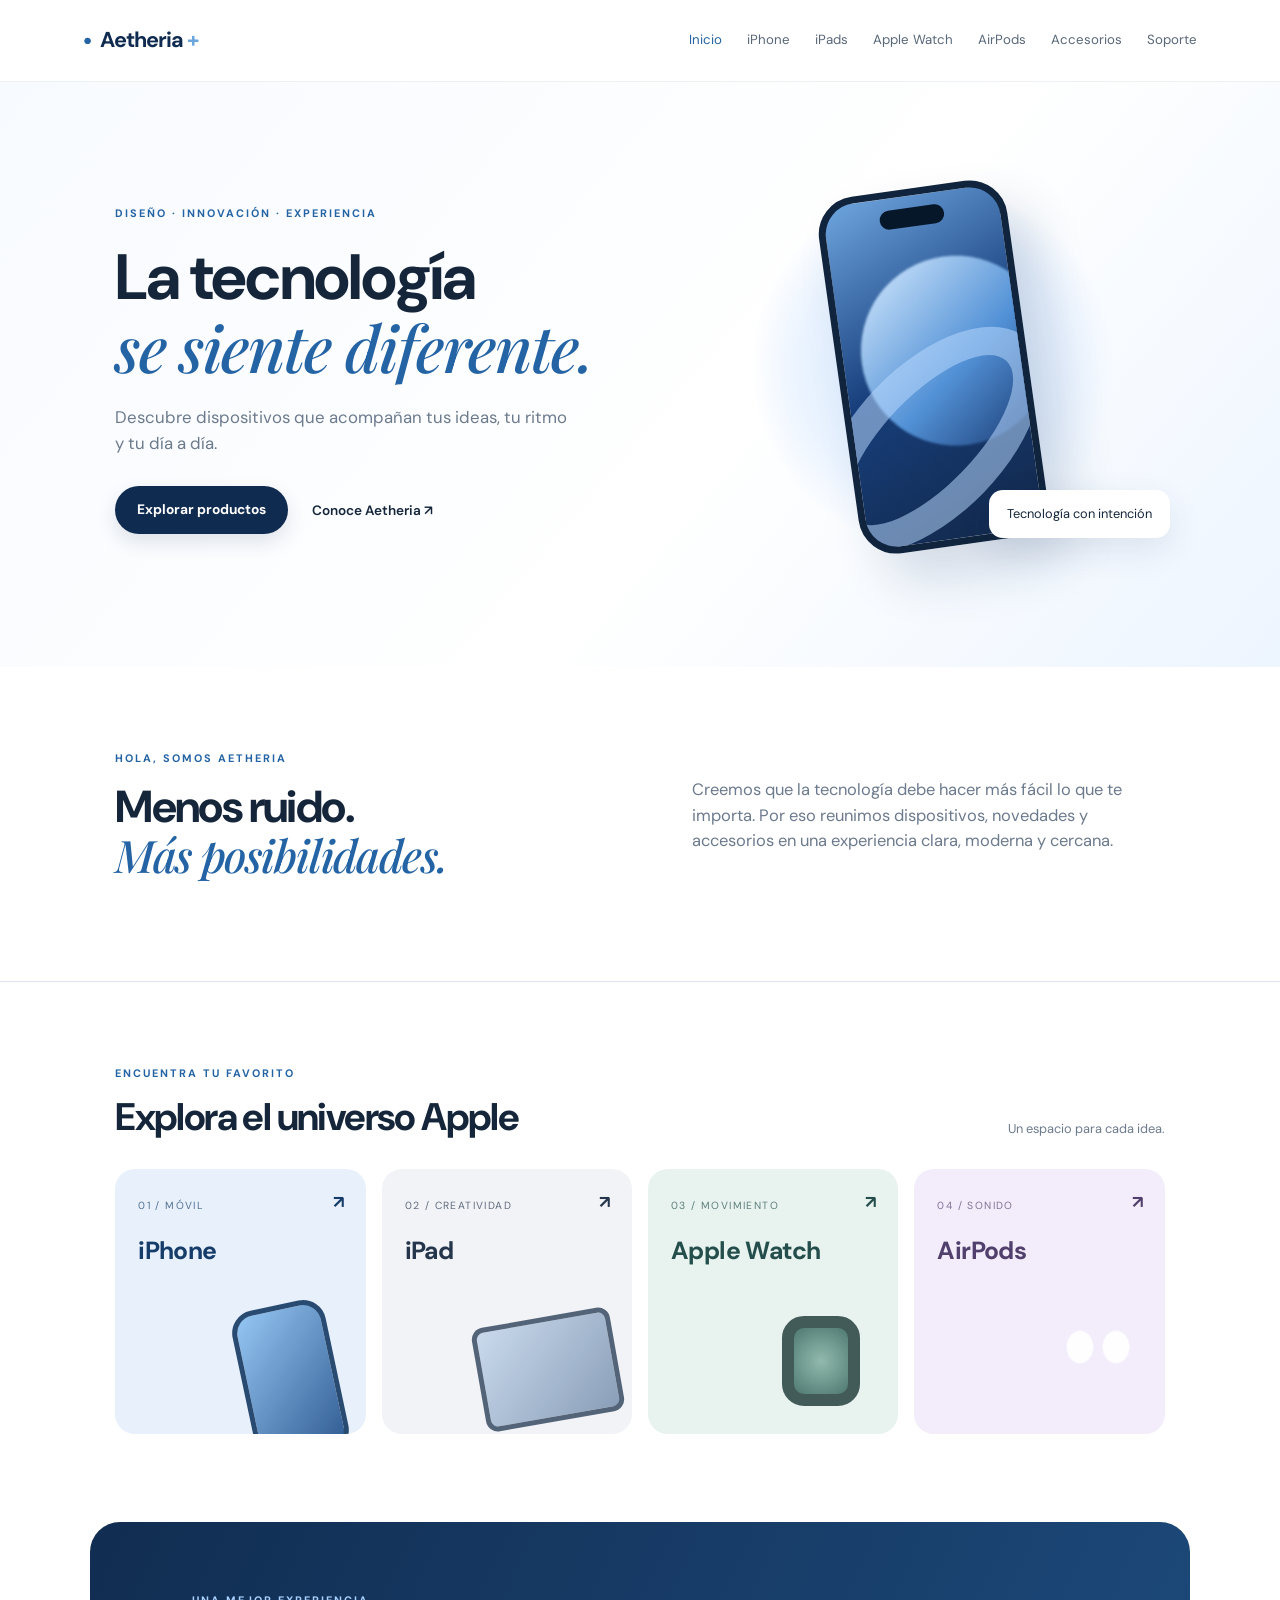
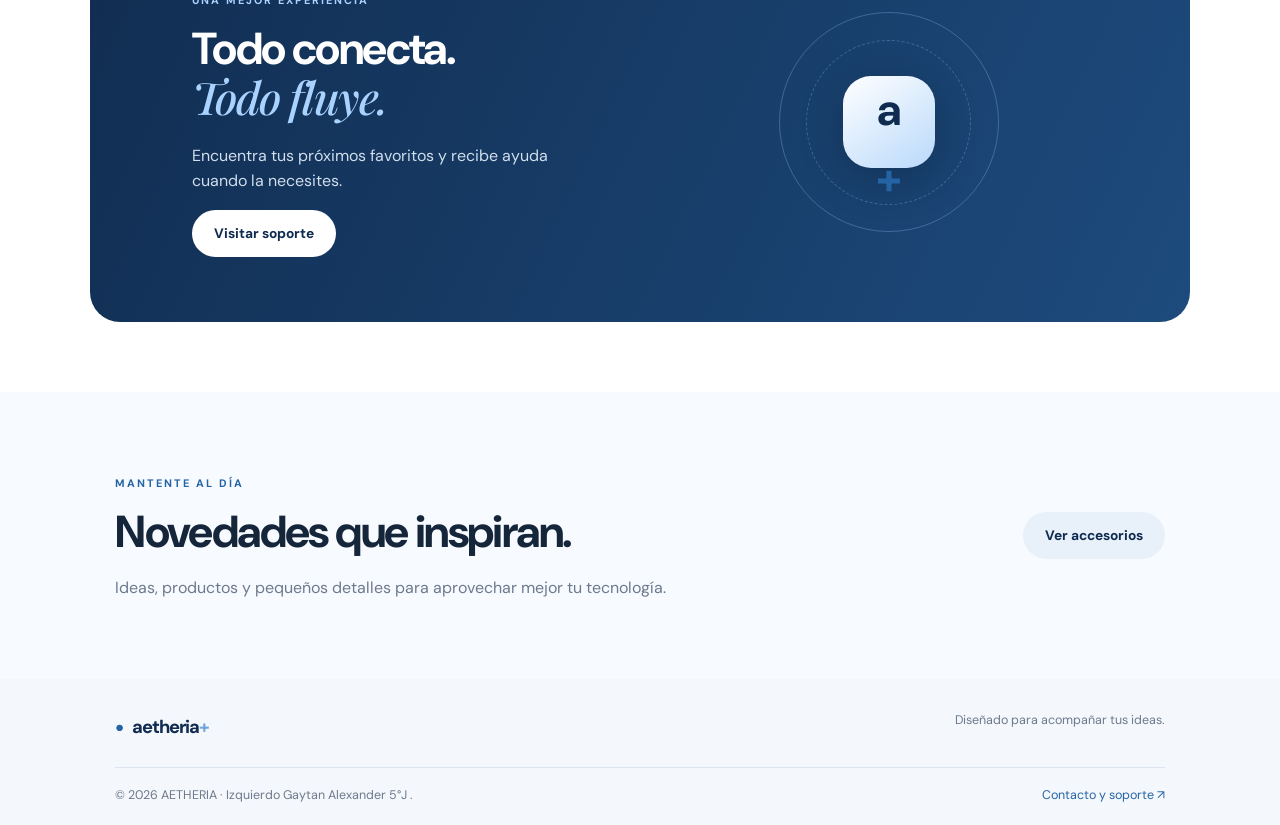
<file: index.html>
<!DOCTYPE html>
<html lang="es">
<head>
  <meta charset="utf-8">
  <meta name="viewport" content="width=device-width, initial-scale=1">
  <meta name="description" content="Prompty: explora tecnología, productos y accesorios inspirados en el ecosistema Apple.">
  <title> Aetheria </title>
  <link rel="stylesheet" href="styles.css">
</head>
<body data-page="inicio">
  <header class="site-header">
    <a class="brand" href="index.html" aria-label="Prompty, inicio"><span class="brand-mark">●</span><span> Aetheria <span class="brand-dot">+</span></span></a>
    <button class="menu-toggle" aria-label="Abrir menú" aria-expanded="false">☰</button>
    <nav class="nav">
      <a class="active" href="index.html">Inicio</a><a href="iphone.html">iPhone</a><a href="ipads.html">iPads</a><a href="watch.html">Apple Watch</a><a href="airpods.html">AirPods</a><a href="accesorios.html">Accesorios</a><a href="soporte.html">Soporte</a>
    </nav>
</header>
<main>
  <section class="hero">
    <div class="hero-copy">
      <span class="eyebrow">DISEÑO · INNOVACIÓN · EXPERIENCIA</span>
      <h1>La tecnología<br><em>se siente diferente.</em></h1>
      <p>Descubre dispositivos que acompañan tus ideas, tu ritmo y tu día a día.</p>
      <div class="hero-actions">
        <a class="button primary" href="iphone.html">Explorar productos</a>
        <a class="text-link" href="#nosotros">Conoce Aetheria ↗</a>
      </div>
    </div>
    <div class="hero-art">
      <div class="glow"></div>
      <div class="phone-mock">
        <div class="camera-island"></div>
        <div class="screen-orb"></div>
        <div class="screen-wave"></div>
      </div>
      <div class="floating-tag">Tecnología con intención</div>
    </div>
  </section>
  <section class="section intro" id="nosotros">
    <div>
      <span class="eyebrow">HOLA, SOMOS AETHERIA</span>
      <h2>Menos ruido.<br><em>Más posibilidades.</em></h2>
    </div>
    <p>Creemos que la tecnología debe hacer más fácil lo que te importa. Por eso reunimos dispositivos, novedades y accesorios en una experiencia clara, moderna y cercana.</p>
  </section>
  <section class="section">
    <div class="section-heading">
      <div>
        <span class="eyebrow">ENCUENTRA TU FAVORITO</span>
        <h2>Explora el universo Apple</h2>
      </div>
      <span class="muted">Un espacio para cada idea.</span>
    </div>
    <div class="category-grid">
      <a class="category-card c1" href="iphone.html">
        <span>01 / MÓVIL</span>
        <h3>iPhone</h3>
        <b>↗</b>
        <div class="category-shape phone-shape"></div>
      </a>
      <a class="category-card c2" href="ipads.html">
        <span>02 / CREATIVIDAD</span>
        <h3>iPad</h3>
        <b>↗</b>
        <div class="category-shape tablet-shape"></div>
      </a>
      <a class="category-card c3" href="watch.html">
        <span>03 / MOVIMIENTO</span>
        <h3>Apple Watch</h3>
        <b>↗</b>
        <div class="category-shape watch-shape"></div>
      </a>
      <a class="category-card c4" href="airpods.html">
        <span>04 / SONIDO</span>
        <h3>AirPods</h3>
        <b>↗</b>
        <div class="category-shape buds-shape"></div>
      </a>
    </div>
  </section>
  <section class="feature-band">
    <div>
      <span class="eyebrow">UNA MEJOR EXPERIENCIA</span>
      <h2>Todo conecta.<br><em>Todo fluye.</em></h2>
      <p>Encuentra tus próximos favoritos y recibe ayuda cuando la necesites.</p>
      <a class="button light" href="soporte.html">Visitar soporte</a>
    </div>
    <div class="feature-orbit">
      <span class="orbit orbit-a"></span>
      <span class="orbit orbit-b"></span>
      <span class="orbit-core">a<span>+</span></span>
    </div>
  </section>
  <section class="section news">
    <div>
      <span class="eyebrow">MANTENTE AL DÍA</span>
      <h2>Novedades que inspiran.</h2>
      <p>Ideas, productos y pequeños detalles para aprovechar mejor tu tecnología.</p>
    </div>
    <a class="button secondary" href="accesorios.html">Ver accesorios</a>
  </section>
</main>
<footer class="footer">
  <div class="footer-top">
    <a class="brand footer-brand" href="index.html"><span class="brand-mark">●</span><span>aetheria<span class="brand-dot">+</span></span></a>
    <p>Diseñado para acompañar tus ideas.</p>
  </div>
  <div class="footer-bottom">
    <span>© 2026 AETHERIA · Izquierdo Gaytan Alexander 5°J .</span>
    <a href="soporte.html">Contacto y soporte ↗</a>
  </div>
</footer>
<script src="script.js"></script>
</body>
</html>
</file>
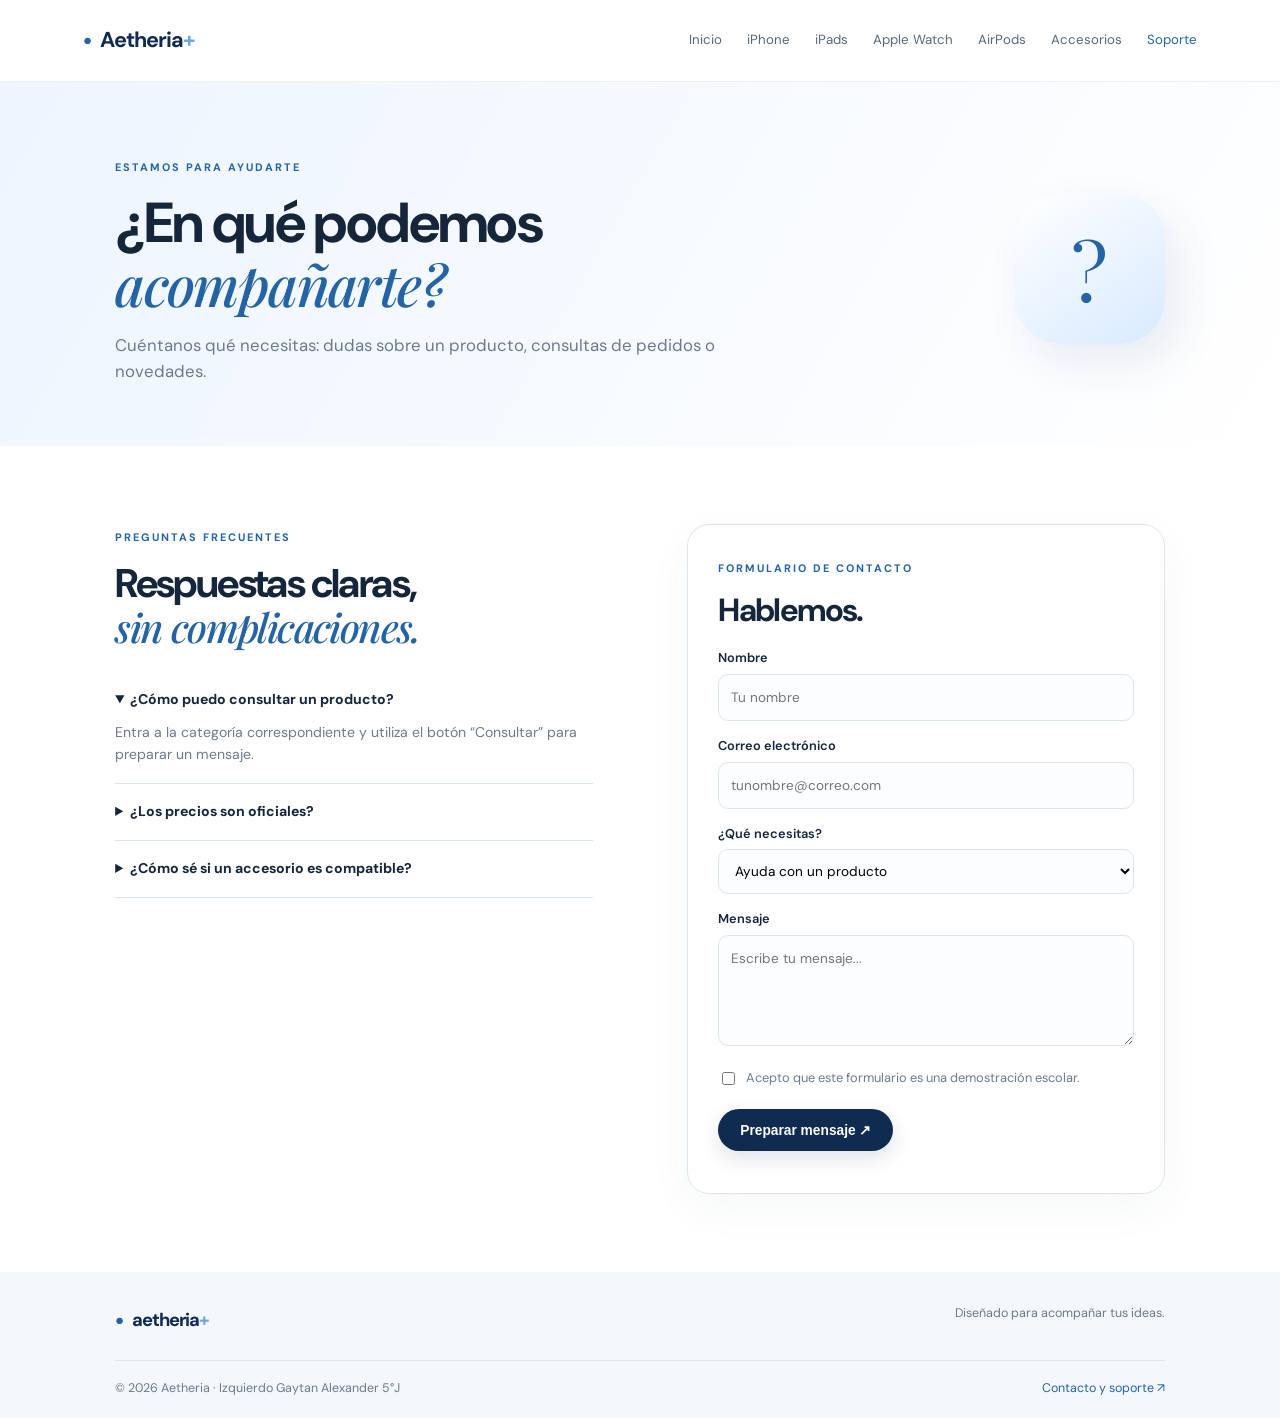
<file: soporte.html>
<!doctype html>
<html lang="es">
<head>
	<meta charset="utf-8">
	<meta name="viewport" content="width=device-width, initial-scale=1">
	<title>Soporte — Aetheria</title>
	<link rel="stylesheet" href="styles.css">
</head>
<body data-page="soporte">
	<header class="site-header">
		<a class="brand" href="index.html">
			<span class="brand-mark">●</span><span>Aetheria<span class="brand-dot">+</span></span>
		</a>
		<button class="menu-toggle" aria-label="Abrir menú" aria-expanded="false">☰</button>
		<nav class="nav">
			<a href="index.html">Inicio</a>
			<a href="iphone.html">iPhone</a>
			<a href="ipads.html">iPads</a>
			<a href="watch.html">Apple Watch</a>
			<a href="airpods.html">AirPods</a>
			<a href="accesorios.html">Accesorios</a>
			<a href="soporte.html">Soporte</a>
		</nav>
	</header>
	<main>
		<section class="catalog-hero support-hero">
			<div>
				<span class="eyebrow">ESTAMOS PARA AYUDARTE</span>
				<h1>¿En qué podemos<br><em>acompañarte?</em></h1>
				<p>Cuéntanos qué necesitas: dudas sobre un producto, consultas de pedidos o novedades.</p>
			</div>
			<div class="support-symbol">?</div>
		</section>
		<section class="section support-layout">
			<div>
				<span class="eyebrow">PREGUNTAS FRECUENTES</span>
				<h2>Respuestas claras,<br><em>sin complicaciones.</em></h2>
				<details class="faq" open>
					<summary>¿Cómo puedo consultar un producto?</summary>
					<p>Entra a la categoría correspondiente y utiliza el botón “Consultar” para preparar un mensaje.</p>
				</details>
				<details class="faq">
					<summary>¿Los precios son oficiales?</summary>
					<p>No. Son precios ilustrativos para una práctica escolar. Confirma precios y disponibilidad con el vendedor oficial.</p>
				</details>
				<details class="faq">
					<summary>¿Cómo sé si un accesorio es compatible?</summary>
					<p>Revisa el modelo exacto de tu dispositivo y las especificaciones del accesorio antes de comprar.</p>
				</details>
			</div>
			<form class="support-form" id="support-form">
				<span class="eyebrow">FORMULARIO DE CONTACTO</span>
				<h2>Hablemos.</h2>
				<label for="name">Nombre</label>
				<input id="name" name="name" required placeholder="Tu nombre">
				
				<label for="email">Correo electrónico</label>
				<input id="email" name="email" type="email" required placeholder="tunombre@correo.com">
				
				<label for="topic">¿Qué necesitas?</label>
				<select id="topic" name="topic">
					<option>Ayuda con un producto</option>
					<option>Consulta de pedido</option>
					<option>Recibir novedades</option>
					<option>Otra pregunta</option>
				</select>
				
				<label for="message">Mensaje</label>
				<textarea id="message" name="message" rows="4" required placeholder="Escribe tu mensaje..."></textarea>
				
				<label class="check-label">
					<input type="checkbox" required> Acepto que este formulario es una demostración escolar.
				</label>
				
				<button class="button primary" type="submit">Preparar mensaje ↗</button>
				<p class="form-note" id="form-note" role="status"></p>
			</form>
		</section>
	</main>
	<footer class="footer">
		<div class="footer-top">
			<a class="brand footer-brand" href="index.html">
				<span class="brand-mark">●</span><span>aetheria<span class="brand-dot">+</span></span>
			</a>
			<p>Diseñado para acompañar tus ideas.</p>
		</div>
		<div class="footer-bottom">
			<span>© 2026 Aetheria · Izquierdo Gaytan Alexander 5°J</span>
			<a href="soporte.html">Contacto y soporte ↗</a>
		</div>
	</footer>
	<script src="script.js"></script>
</body>
</html>
</file>
<file: styles.css>
@import url('https://fonts.googleapis.com/css2?family=DM+Sans:wght@400;500;600;700&family=Playfair+Display:ital,wght@0,500;0,600;1,500;1,600&display=swap');
:root{--navy:#102b50;--blue:#2464a5;--sky:#e8f1fa;--pale:#f5f8fc;--ink:#15263b;--muted:#6c7a8d;--line:#dce5ef;--white:#fff;--radius:24px}*{box-sizing:border-box}html{scroll-behavior:smooth}body{margin:0;background:#fff;color:var(--ink);font-family:'DM Sans',sans-serif;line-height:1.55}a{color:inherit;text-decoration:none}.site-header{height:82px;display:flex;align-items:center;justify-content:space-between;padding:0 6.5%;border-bottom:1px solid #edf1f6;background:rgba(255,255,255,.94);position:sticky;top:0;z-index:20;backdrop-filter:blur(14px)}.brand{display:flex;align-items:center;gap:9px;font-weight:700;font-size:1.35rem;letter-spacing:-1px;color:var(--navy)}.brand-mark{font-size:.9rem;color:var(--blue);text-shadow:0 0 0 var(--blue)}.brand-dot{color:#6ca6df}.nav{display:flex;gap:25px;align-items:center}.nav a{font-size:.83rem;color:#586779;transition:.2s}.nav a:hover,.nav a.active{color:var(--blue)}.menu-toggle{display:none;border:0;background:none;font-size:1.5rem;color:var(--navy)}.hero{padding:80px 9% 95px;display:grid;grid-template-columns:1.05fr .95fr;align-items:center;gap:7%;min-height:580px;background:linear-gradient(130deg,#f7faff 0%,#fff 58%,#edf5ff 100%);overflow:hidden}.eyebrow{font-size:.68rem;letter-spacing:2px;font-weight:700;color:var(--blue)}h1,h2,h3,p{margin-top:0}h1,h2{letter-spacing:-1.6px;line-height:1.08}h1{font-size:clamp(3.2rem,5vw,5.2rem);margin:18px 0}h2{font-size:clamp(2.1rem,3.5vw,3.25rem);margin:13px 0 20px}h1 em,h2 em{font-family:'Playfair Display',serif;font-weight:500;color:var(--blue)}.hero-copy p,.catalog-hero p{max-width:460px;color:var(--muted);font-size:1.05rem}.hero-actions{display:flex;align-items:center;gap:24px;margin-top:30px}.button{display:inline-flex;align-items:center;justify-content:center;border-radius:99px;padding:13px 22px;font-size:.86rem;font-weight:700;border:0;cursor:pointer;transition:transform .2s,box-shadow .2s}.button:hover,.add-button:hover{transform:translateY(-2px)}.primary{background:var(--navy);color:#fff;box-shadow:0 8px 20px #102b5020}.secondary{background:var(--sky);color:var(--navy)}.light{background:#fff;color:var(--navy)}.text-link{font-size:.85rem;font-weight:600}.hero-art{min-height:410px;position:relative;display:grid;place-items:center}.glow{position:absolute;width:360px;height:360px;border-radius:50%;background:radial-gradient(circle,#d6eaff 0,#eaf3ff 52%,transparent 72%)}.phone-mock{width:190px;height:360px;border-radius:38px;border:7px solid #10243d;background:linear-gradient(155deg,#6ea5df,#173f7c 48%,#122748);box-shadow:22px 30px 50px #163a652a;position:relative;overflow:hidden;transform:rotate(-8deg);z-index:1}.camera-island{position:absolute;top:12px;left:50%;transform:translateX(-50%);width:65px;height:19px;border-radius:20px;background:#07172a;z-index:3}.screen-orb{position:absolute;width:190px;height:190px;border-radius:50%;background:linear-gradient(140deg,#d8ecff,#5291d6 55%,#132f65);top:65px;left:18px;filter:blur(1px)}.screen-wave{position:absolute;width:280px;height:150px;border:30px solid #b9d9ff88;border-radius:50%;top:170px;left:-65px;transform:rotate(-38deg)}.floating-tag{position:absolute;bottom:34px;right:-5px;background:#fff;padding:14px 18px;border-radius:14px;box-shadow:0 12px 35px #173b641c;font-size:.8rem;z-index:2}.floating-tag span{color:var(--blue);margin-left:10px}.section{padding:78px 9%}.intro{display:grid;grid-template-columns:1fr 1fr;gap:10%;align-items:center;border-bottom:1px solid var(--line)}.intro p{color:var(--muted);max-width:500px;font-size:1.03rem}.section-heading{display:flex;justify-content:space-between;align-items:end;gap:20px;margin-bottom:30px}.section-heading h2{font-size:2.4rem;margin-bottom:0}.muted{color:var(--muted);font-size:.8rem}.category-grid{display:grid;grid-template-columns:repeat(4,1fr);gap:16px}.category-card{height:265px;border-radius:20px;padding:23px;position:relative;overflow:hidden;transition:transform .25s}.category-card:hover{transform:translateY(-5px)}.category-card>span{font-size:.65rem;letter-spacing:1.4px;opacity:.7}.category-card h3{font-size:1.55rem;letter-spacing:-.6px;position:relative;z-index:2;margin-top:15px}.category-card b{position:absolute;right:22px;top:20px;font-size:1.1rem}.c1{background:#e7f0fb;color:#163d6a}.c2{background:#f1f3f7;color:#25354b}.c3{background:#e8f2ef;color:#244e4b}.c4{background:#f3ecfa;color:#51406d}.category-shape{position:absolute;opacity:.92;transition:transform .35s}.category-card:hover .category-shape{transform:translateY(-5px) rotate(5deg)}.phone-shape{width:95px;height:155px;border:5px solid #1a3d65;border-radius:23px;right:28px;bottom:-25px;background:linear-gradient(135deg,#8fc3f2,#214f8a);transform:rotate(-12deg)}.tablet-shape{width:140px;height:105px;border:5px solid #46576d;border-radius:12px;right:14px;bottom:12px;background:linear-gradient(135deg,#c7d8eb,#8198b3);transform:rotate(-10deg)}.watch-shape{width:78px;height:90px;border:12px solid #354f4c;border-radius:22px;right:38px;bottom:28px;background:radial-gradient(circle,#8bb6a9,#426f67)}.buds-shape{width:90px;height:110px;right:22px;bottom:10px;background:radial-gradient(ellipse at 30% 30%,#fff 0 14%,transparent 16%),radial-gradient(ellipse at 70% 30%,#fff 0 14%,transparent 16%)}.feature-band{margin:10px 7% 70px;padding:65px 8%;border-radius:30px;background:linear-gradient(115deg,#112d51,#1d4b7d);color:#fff;display:grid;grid-template-columns:1fr .8fr;align-items:center;overflow:hidden;min-height:330px}.feature-band .eyebrow{color:#a9d2ff}.feature-band h2 em{color:#a9d2ff}.feature-band p{max-width:400px;color:#d1deec}.feature-orbit{height:230px;display:grid;place-items:center;position:relative}.orbit{position:absolute;border:1px solid #8db9ed55;border-radius:50%;width:220px;height:220px}.orbit-b{width:165px;height:165px;transform:rotate(55deg);border-style:dashed}.orbit-core{width:92px;height:92px;display:grid;place-items:center;border-radius:28px;background:linear-gradient(145deg,#fff,#b9d9fb);color:var(--navy);font-size:2.8rem;font-weight:700;box-shadow:0 10px 40px #07182d55}.orbit-core span{color:var(--blue)}.news{display:flex;align-items:center;justify-content:space-between;background:#f7faff}.news p{color:var(--muted);margin-bottom:0}.footer{background:#f4f7fb;padding:32px 9% 20px}.footer-top,.footer-bottom{display:flex;justify-content:space-between;align-items:center;gap:20px}.footer-top p,.footer-bottom{color:var(--muted);font-size:.78rem}.footer-bottom{border-top:1px solid var(--line);padding-top:18px;margin-top:24px}.footer-bottom a{color:var(--blue)}.catalog-hero{padding:72px 9% 62px;background:linear-gradient(120deg,#f3f8ff,#fff 68%,#e9f2fd);display:flex;justify-content:space-between;align-items:center;min-height:300px}.catalog-hero h1{font-size:clamp(2.8rem,4.4vw,4.4rem);margin:14px 0}.catalog-hero p{max-width:600px;margin-bottom:0}.catalog-stamp{width:155px;height:155px;border:1px solid #b9d1eb;border-radius:50%;display:flex;flex-direction:column;align-items:center;justify-content:center;color:var(--blue);transform:rotate(8deg);flex-shrink:0}.catalog-stamp>span{font-size:4rem;font-weight:700;line-height:1}.catalog-stamp>span span{color:#9dc5f0}.catalog-stamp small{font-size:.5rem;letter-spacing:1.2px;margin-top:9px}.catalog-section{padding-top:55px}.product-grid{display:grid;grid-template-columns:repeat(3,minmax(0,1fr));gap:22px}.product-card{border:1px solid #e7edf4;border-radius:19px;overflow:hidden;background:#fff;transition:transform .25s,box-shadow .25s}.product-card:hover{transform:translateY(-5px);box-shadow:0 15px 38px #193d6512}.product-image{height:205px;background:linear-gradient(145deg,#edf4fb,#dfeaf7);position:relative;display:grid;place-items:center;overflow:hidden}.product-image img{width:100%;height:100%;object-fit:cover;mix-blend-mode:multiply;transition:transform .35s}.product-card:hover .product-image img{transform:scale(1.06)}.product-number{position:absolute;left:15px;top:13px;z-index:2;background:#ffffffc9;border-radius:30px;padding:4px 9px;font-size:.68rem;color:var(--navy)}.image-fallback{position:absolute;font-size:1.4rem;font-weight:600;color:#355d89;opacity:.7;pointer-events:none}.product-info{padding:20px}.product-type{font-size:.6rem;letter-spacing:1.5px;color:var(--blue);font-weight:700}.product-info h3{font-size:1.1rem;margin:8px 0}.product-info>p{font-size:.82rem;color:var(--muted);min-height:58px;margin-bottom:10px}.product-info details{font-size:.77rem;color:#53657a;border-top:1px solid #edf1f5;padding-top:10px}.product-info summary{cursor:pointer;font-weight:600;color:var(--navy)}.product-info ul{padding-left:18px}.product-bottom{display:flex;justify-content:space-between;align-items:center;gap:8px;margin-top:16px}.product-bottom strong{font-size:1.05rem;color:var(--navy)}.product-bottom small{font-size:.6rem;color:var(--muted);font-weight:500}.add-button{border:0;background:var(--sky);color:var(--navy);padding:9px 12px;border-radius:99px;font-weight:700;font-size:.7rem;cursor:pointer;transition:transform .2s}.disclaimer{font-size:.72rem;color:#78879a;margin-top:28px}.support-hero{background:linear-gradient(120deg,#eef5ff,#fff)}.support-symbol{height:150px;width:150px;display:grid;place-items:center;border-radius:45px;background:linear-gradient(145deg,#fff,#d8eaff);box-shadow:15px 20px 45px #183e6816;color:var(--blue);font-size:5rem;font-family:'Playfair Display',serif}.support-layout{display:grid;grid-template-columns:1fr 1fr;gap:9%;align-items:start}.support-layout h2{font-size:2.5rem}.faq{border-bottom:1px solid var(--line);padding:17px 0;font-size:.88rem}.faq summary{cursor:pointer;font-weight:700}.faq p{color:var(--muted);margin:12px 0 0}.support-form{padding:30px;border:1px solid var(--line);border-radius:22px;box-shadow:0 14px 45px #193d650b}.support-form h2{font-size:2rem}.support-form>label{display:block;font-size:.8rem;font-weight:600;margin:15px 0 6px}.support-form input:not([type=checkbox]),.support-form select,.support-form textarea{width:100%;border:1px solid #dce5ef;background:#fbfdff;border-radius:10px;padding:12px;font:inherit;font-size:.85rem;outline:none}.support-form input:focus,.support-form select:focus,.support-form textarea:focus{border-color:#6d9fd7;box-shadow:0 0 0 3px #dcecff}.check-label{display:flex!important;gap:8px;align-items:flex-start;font-weight:400!important;color:var(--muted)}.support-form .button{margin-top:15px}.form-note{font-size:.8rem;color:var(--blue);margin:12px 0 0}.support-form input[type=checkbox]{margin-top:4px}.footer-brand{font-size:1.15rem}@media(max-width:900px){.nav{gap:13px}.nav a{font-size:.75rem}.hero{padding-left:7%;padding-right:7%;gap:3%}.category-grid{grid-template-columns:repeat(2,1fr)}.product-grid{grid-template-columns:repeat(2,minmax(0,1fr))}.section{padding-left:7%;padding-right:7%}}@media(max-width:650px){.site-header{height:70px;padding:0 6%}.menu-toggle{display:block}.nav{display:none;position:absolute;top:69px;left:0;right:0;background:#fff;padding:18px 7% 24px;box-shadow:0 15px 20px #183e6810;grid-template-columns:1fr 1fr;gap:15px}.nav.open{display:grid}.nav a{font-size:.9rem}.hero{grid-template-columns:1fr;padding:60px 7% 45px;gap:0}.hero-art{min-height:360px}.phone-mock{transform:rotate(-7deg) scale(.88)}.floating-tag{right:0;bottom:15px}.intro,.support-layout{grid-template-columns:1fr;gap:25px}.section{padding:55px 6%}.section-heading{align-items:start;flex-direction:column}.section-heading h2{font-size:2rem}.category-grid{gap:10px}.category-card{height:220px;padding:16px}.category-card h3{font-size:1.3rem}.feature-band{margin:0 4% 40px;padding:38px 7%;grid-template-columns:1fr}.feature-orbit{height:190px}.orbit{width:175px;height:175px}.orbit-b{width:135px;height:135px}.news{align-items:start;flex-direction:column;gap:20px}.footer{padding:28px 6% 18px}.footer-top,.footer-bottom{align-items:flex-start;flex-direction:column;gap:10px}.catalog-hero{padding:55px 6% 42px;min-height:0}.catalog-hero h1{font-size:2.8rem}.catalog-stamp{width:90px;height:90px;margin-left:12px}.catalog-stamp>span{font-size:2.6rem}.catalog-stamp small{font-size:.35rem}.catalog-section{padding-top:40px}.product-grid{grid-template-columns:1fr}.product-image{height:230px}.product-info>p{min-height:0}.support-symbol{width:90px;height:90px;font-size:3rem;margin-top:25px}.support-form{padding:22px}.hero h1{font-size:3.4rem}}
</file>
